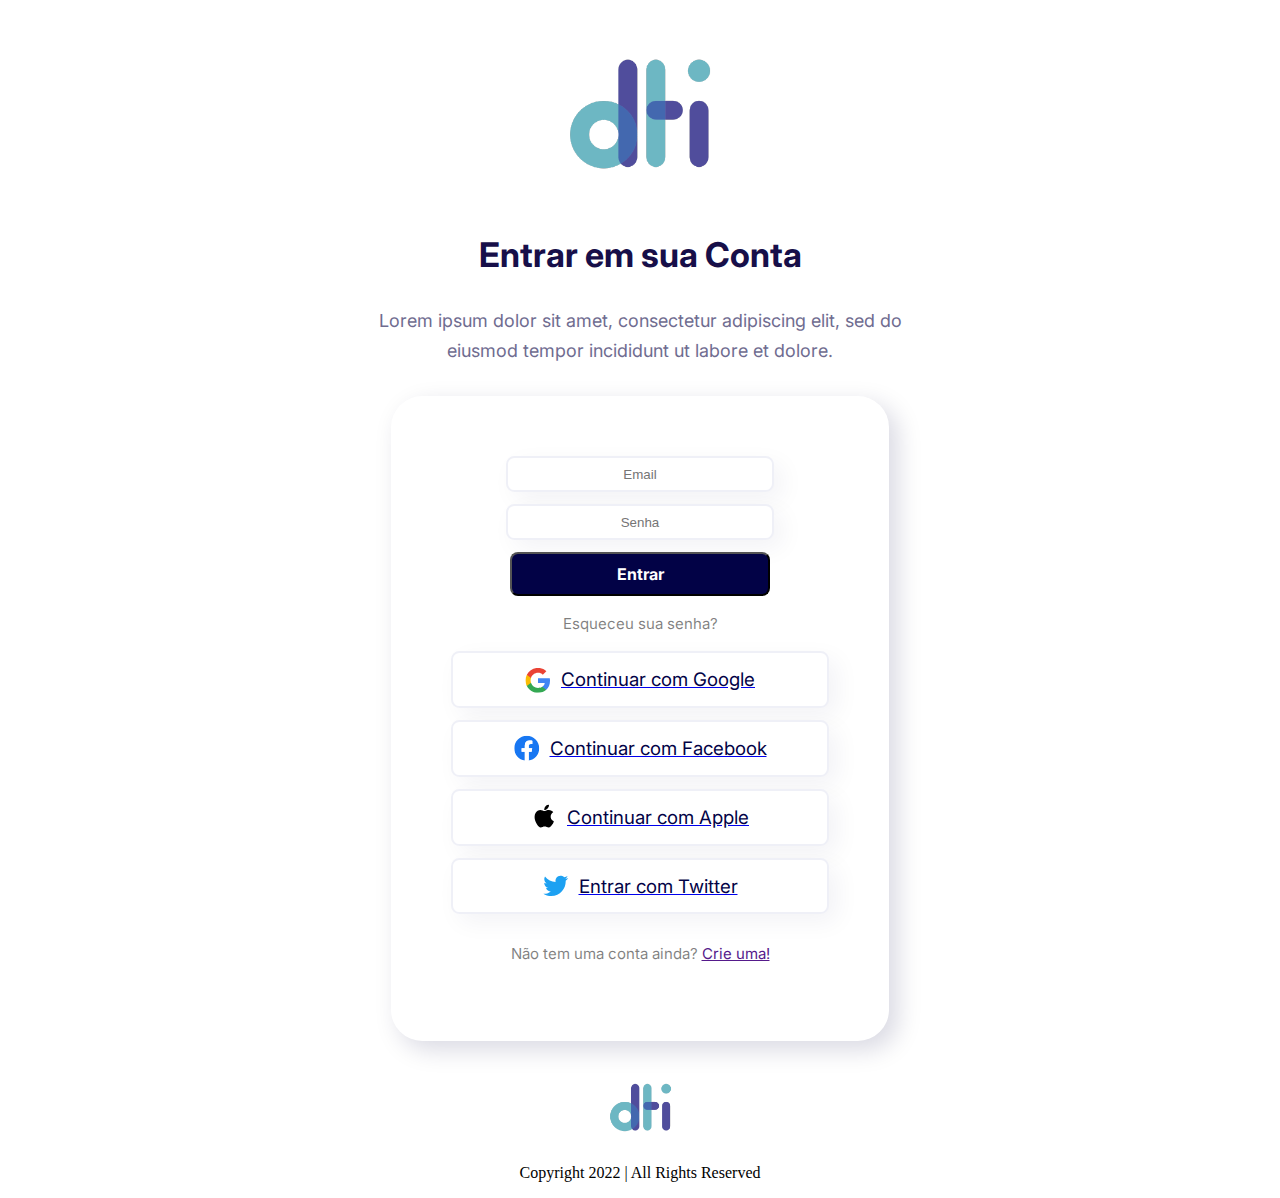
<file: index.html>
<!DOCTYPE html>
<html lang="en">
<head>
    <meta charset="UTF-8">
    <meta http-equiv="X-UA-Compatible" content="IE=edge">
    <meta name="viewport" content="width=device-width, initial-scale=1.0">
    <title>Login Page</title>
    <link rel="stylesheet" href="style.css"/>
    <style>
        @import url('https://fonts.googleapis.com/css2?family=Inter:wght@300&display=swap');
    </style>

</head>
<body>
    <section id="container">
        <div class="wrapper">
            <div class="logo">
                <div class="content">
                    <a target="_blank" href="https://www.dtidigital.com.br/">
                        <img src="assets/logo-dti-branca.png" alt="logo DTI" class="logoimg">       
                    </a>
                    <h2 id="">Entrar em sua Conta</h2>
                    <p>
                        Lorem ipsum dolor sit amet, consectetur adipiscing elit, sed do eiusmod tempor incididunt ut labore et dolore.
                    </p>

                </div>
            </div>
            <div class="card">
                <p id="loginERROR" class="display-none">Email ou Senha inválido!</p>
                <div class="login">
                    <form action="main.js" method="post">
                        <input id="email" class="inputText" placeholder="Email" type="text"/>
                        <input id="senha" class="inputText" placeholder="Senha" type="password"/>
                        <button id="confirm" type="button" onClick="autenticacao()">
                            <div>
                                <p>Entrar</p>
                            </div>
                        </button>
                    </form>
                    <p>Esqueceu sua senha?</p>
                </div>
                <div class="social-buttons">
                    <a target="_blank" href="https://www.google.com">
                        <div class="s-buttons">
                            <svg width="26" height="26" viewBox="0 0 26 26" fill="none" xmlns="http://www.w3.org/2000/svg">
                                <g clip-path="url(#clip0_1446_1840)">
                                <path d="M25.0025 13.6677C25.0025 12.8185 24.9337 11.9648 24.7868 11.1294H13.0042V15.9397H19.7515C19.4715 17.4912 18.5719 18.8636 17.2545 19.7357V22.8569H21.28C23.6439 20.6812 25.0025 17.4682 25.0025 13.6677Z" fill="#4285F4"/>
                                <path d="M13.0043 25.8725C16.3733 25.8725 19.2146 24.7663 21.2847 22.8568L17.2592 19.7356C16.1393 20.4976 14.6934 20.929 13.0089 20.929C9.74993 20.929 6.98673 18.7304 5.99529 15.7744H1.84131V18.992C3.9619 23.2103 8.28112 25.8725 13.0043 25.8725V25.8725Z" fill="#34A853"/>
                                <path d="M5.99041 15.7743C5.46715 14.2229 5.46715 12.543 5.99041 10.9915V7.77393H1.84102C0.0692691 11.3037 0.0692691 15.4622 1.84102 18.992L5.99041 15.7743V15.7743Z" fill="#FBBC04"/>
                                <path d="M13.0043 5.83249C14.7852 5.80495 16.5065 6.47509 17.7963 7.70522L21.3627 4.13877C19.1044 2.01817 16.1071 0.852305 13.0043 0.889025C8.28112 0.889025 3.9619 3.55124 1.84131 7.77407L5.9907 10.9917C6.97755 8.03111 9.74534 5.83249 13.0043 5.83249V5.83249Z" fill="#EA4335"/>
                                </g>
                                <defs>
                                <clipPath id="clip0_1446_1840">
                                <rect width="24.9835" height="24.9835" fill="white" transform="translate(0.262451 0.888184)"/>
                                </clipPath>
                                </defs>
                            </svg>
                            <p>Continuar com Google</p>    
     
                        </div>
                    </a>
                    <a target="_blank" href="https://www.facebook.com">
                        <div class="s-buttons">
                            <svg width="26" height="26" viewBox="0 0 26 26" fill="none" xmlns="http://www.w3.org/2000/svg">
                                <g clip-path="url(#clip0_1446_1847)">
                                <path d="M25.246 13.1998C25.246 6.30076 19.6532 0.708008 12.7542 0.708008C5.8552 0.708008 0.262451 6.30076 0.262451 13.1998C0.262451 19.4347 4.83049 24.6027 10.8024 25.5398V16.8107H7.63064V13.1998H10.8024V10.4477C10.8024 7.31693 12.6674 5.5876 15.5207 5.5876C16.887 5.5876 18.317 5.83158 18.317 5.83158V8.90573H16.7418C15.1901 8.90573 14.7061 9.86872 14.7061 10.8576V13.1998H18.1706L17.6167 16.8107H14.7061V25.5398C20.678 24.6027 25.246 19.4347 25.246 13.1998Z" fill="#1877F2"/>
                                <path d="M17.6167 16.8105L18.1705 13.1996H14.706V10.8574C14.706 9.86949 15.1901 8.90553 16.7418 8.90553H18.3169V5.83138C18.3169 5.83138 16.8875 5.5874 15.5207 5.5874C12.6673 5.5874 10.8024 7.31673 10.8024 10.4475V13.1996H7.63062V16.8105H10.8024V25.5396C12.0957 25.7419 13.4127 25.7419 14.706 25.5396V16.8105H17.6167Z" fill="white"/>
                                </g>
                                <defs>
                                <clipPath id="clip0_1446_1847">
                                <rect width="24.9835" height="24.9835" fill="white" transform="translate(0.262451 0.708008)"/>
                                </clipPath>
                                </defs>
                                </svg>
                                <p>Continuar com Facebook</p>    
                        </div>
                    </a>
                    <a target="_blank" href="https://www.apple.com">
                        <div class="s-buttons">
                            <svg width="26" height="26" viewBox="0 0 26 26" fill="none" xmlns="http://www.w3.org/2000/svg">
                                <g clip-path="url(#clip0_1446_1852)">
                                <path d="M22.4591 18.3751C22.1128 19.1752 21.7028 19.9117 21.2278 20.5889C20.5804 21.512 20.0503 22.1509 19.6418 22.5058C19.0084 23.0882 18.3299 23.3864 17.6033 23.4034C17.0817 23.4034 16.4526 23.255 15.7203 22.9539C14.9857 22.6542 14.3105 22.5058 13.6932 22.5058C13.0457 22.5058 12.3514 22.6542 11.6086 22.9539C10.8648 23.255 10.2656 23.4119 9.8074 23.4274C9.11062 23.4571 8.4161 23.1504 7.72286 22.5058C7.28039 22.1198 6.72695 21.4583 6.06396 20.521C5.35262 19.5202 4.7678 18.3596 4.30964 17.0364C3.81897 15.6072 3.573 14.2233 3.573 12.8834C3.573 11.3486 3.90464 10.0249 4.5689 8.91564C5.09096 8.02462 5.78547 7.32176 6.65472 6.80579C7.52396 6.28981 8.46318 6.02687 9.47463 6.01005C10.0281 6.01005 10.7538 6.18124 11.6557 6.51769C12.5551 6.85526 13.1325 7.02645 13.3857 7.02645C13.575 7.02645 14.2165 6.82628 15.304 6.42721C16.3324 6.05713 17.2004 5.90389 17.9115 5.96425C19.8382 6.11975 21.2858 6.8793 22.2485 8.24769C20.5253 9.2918 19.6729 10.7542 19.6898 12.6302C19.7054 14.0915 20.2355 15.3075 21.2773 16.273C21.7495 16.7212 22.2768 17.0675 22.8634 17.3135C22.7362 17.6824 22.6019 18.0358 22.4591 18.3751V18.3751ZM18.0401 0.985994C18.0401 2.13133 17.6217 3.20073 16.7876 4.19056C15.7811 5.36727 14.5637 6.04723 13.2435 5.93994C13.2267 5.80253 13.2169 5.65791 13.2169 5.50595C13.2169 4.40642 13.6956 3.22971 14.5456 2.26759C14.97 1.78046 15.5097 1.37541 16.1642 1.05229C16.8173 0.733999 17.4351 0.557975 18.0161 0.527832C18.033 0.680946 18.0401 0.83407 18.0401 0.985979V0.985994Z" fill="black"/>
                                </g>
                                <defs>
                                <clipPath id="clip0_1446_1852">
                                <rect width="24.9835" height="24.9835" fill="white" transform="translate(0.762451 0.527344)"/>
                                </clipPath>
                                </defs>
                            </svg>
                                
                            <p>Continuar com Apple</p>
                        </div>
                    </a>
                    <a target="_blank" href="https://www.twitter.com">
                        <div class="s-buttons">
                            <svg width="26" height="26" viewBox="0 0 26 26" fill="none" xmlns="http://www.w3.org/2000/svg">
                                <g clip-path="url(#clip0_1446_1856)">
                                <path d="M8.11927 22.9894C17.5471 22.9894 22.7037 15.1785 22.7037 8.405C22.7037 8.18314 22.7037 7.96229 22.6887 7.74244C23.6918 7.01683 24.5578 6.11839 25.246 5.08918C24.3106 5.50391 23.3181 5.77577 22.3019 5.89565C23.372 5.25513 24.1729 4.24755 24.5554 3.06052C23.5493 3.65764 22.4485 4.07842 21.3006 4.3047C20.5278 3.48293 19.5056 2.93877 18.3924 2.75643C17.2791 2.5741 16.1368 2.76375 15.1422 3.29605C14.1476 3.82834 13.3561 4.6736 12.8903 5.70102C12.4245 6.72844 12.3103 7.88074 12.5653 8.97962C10.5275 8.87739 8.53383 8.34778 6.71388 7.42515C4.89393 6.50252 3.28834 5.2075 2.00131 3.62415C1.34583 4.75257 1.14507 6.08839 1.4399 7.35963C1.73474 8.63087 2.503 9.74195 3.58826 10.4666C2.7725 10.4427 1.9745 10.2227 1.26179 9.82506V9.89002C1.26212 11.0735 1.67178 12.2204 2.42131 13.1362C3.17084 14.052 4.21408 14.6804 5.37408 14.9147C4.61946 15.1205 3.82768 15.1506 3.05961 15.0027C3.38728 16.0211 4.025 16.9116 4.88361 17.5499C5.74223 18.1881 6.77881 18.5421 7.84845 18.5623C6.78569 19.3977 5.56866 20.0153 4.26697 20.3799C2.96529 20.7444 1.6045 20.8488 0.262451 20.6869C2.60657 22.1911 5.33403 22.9891 8.11927 22.9854" fill="#1DA1F2"/>
                                </g>
                                <defs>
                                <clipPath id="clip0_1446_1856">
                                <rect width="24.9835" height="24.9835" fill="white" transform="translate(0.262451 0.347168)"/>
                                </clipPath>
                                </defs>
                            </svg>
                            <p>Entrar com Twitter</p>
                        </div>
                    </a>
                </div>
                <p>Não tem uma conta ainda? <a href="" >Crie uma!</a> </p>
            </div>
        </div>
        <div id="footer">
            <div class="wrapper">
                <a target="_blank" href="https://www.dtidigital.com.br/">
                    <img src="assets/logo-dti-branca.png" alt="logo DTI" class="logoimg">  
                </a>
                <p>Copyright 2022 | All Rights Reserved</p>

            </div>
        </div>
    </section>
    <script src="main.js"></script>
</body>

</html>
</file>
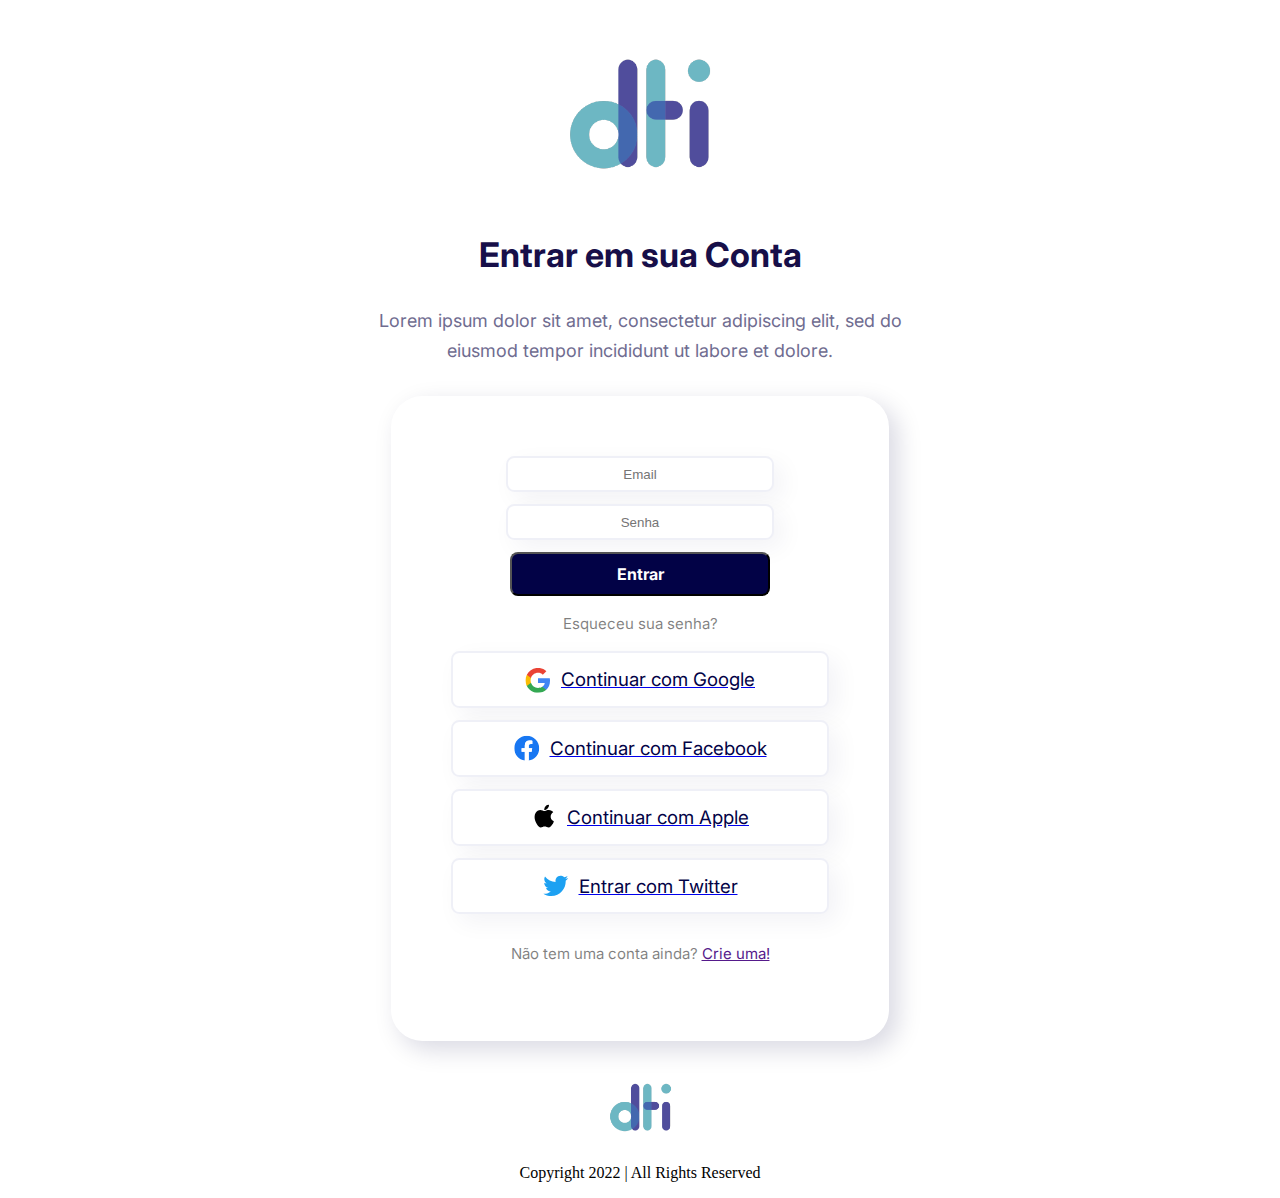
<file: pages/perfil/index.html>
<!DOCTYPE html>
<html lang="en">
<head>
    <meta charset="UTF-8">
    <meta http-equiv="X-UA-Compatible" content="IE=edge">
    <meta name="viewport" content="width=device-width, initial-scale=1.0">
    <title>Home Page</title>
    <link rel="stylesheet" href="style.css"/>
    <style>
        @import url('https://fonts.googleapis.com/css2?family=Inter:wght@300&display=swap');
    </style>

</head>
<body>
    <section id="container">
        <div class="wrapper">
            <div class="logo">
                <div class="content">
                    <svg width="168" height="113" viewBox="0 0 168 113" fill="none" xmlns="http://www.w3.org/2000/svg">
                        <g filter="url(#filter0_d_9_10167)">
                        <circle cx="83.9762" cy="55.4012" r="52.7323" fill="#020246"/>
                        <circle cx="83.9762" cy="55.4012" r="51.7435" stroke="white" stroke-width="1.97746"/>
                        </g>
                        <path d="M55.1226 78.4911C54.1611 78.4911 53.312 78.2851 52.5753 77.8731C51.8511 77.461 51.2892 76.8804 50.8896 76.1312C50.4901 75.3695 50.2903 74.4954 50.2903 73.509V70.0627C50.2903 69.0763 50.4901 68.2084 50.8896 67.4593C51.3017 66.6976 51.8761 66.1107 52.6128 65.6986C53.362 65.2866 54.2236 65.0806 55.1975 65.0806H57.1829C58.1194 65.0806 58.9435 65.2803 59.6552 65.6799C60.367 66.0795 60.9164 66.6414 61.3035 67.3656C61.703 68.0773 61.9028 68.9077 61.9028 69.8567H59.3556C59.3556 69.1075 59.1558 68.5081 58.7562 68.0586C58.3566 67.5966 57.8322 67.3656 57.1829 67.3656H55.1975C54.4983 67.3656 53.9364 67.6278 53.5118 68.1523C53.0873 68.6642 52.875 69.3385 52.875 70.1751V73.3966C52.875 74.2332 53.081 74.9137 53.4931 75.4382C53.9052 75.9501 54.4483 76.2061 55.1226 76.2061H57.1454C57.8072 76.2061 58.3441 75.9501 58.7562 75.4382C59.1807 74.9262 59.393 74.252 59.393 73.4154H61.9403C61.9403 74.4268 61.7405 75.3196 61.3409 76.0937C60.9413 76.8554 60.3795 77.4485 59.6552 77.8731C58.931 78.2851 58.0944 78.4911 57.1454 78.4911H55.1226ZM64.8711 65.2304H67.4558V78.3413H64.8711V65.2304ZM71.0936 65.2304H78.0611C79.1974 65.2304 80.1089 65.5363 80.7957 66.1482C81.4949 66.76 81.8446 67.5654 81.8446 68.5643V69.8754C81.8446 70.5247 81.6573 71.0928 81.2827 71.5798C80.9206 72.0543 80.3899 72.4164 79.6906 72.6662V72.7036C80.0902 72.9658 80.3899 73.2655 80.5897 73.6027C80.8019 73.9398 81.008 74.408 81.2078 75.0074L82.2566 78.3413H79.5783L78.5856 75.2321C78.4232 74.6952 78.1985 74.2957 77.9113 74.0334C77.6241 73.7712 77.2682 73.6401 76.8437 73.6401H73.6783V78.3413H71.0936V65.2304ZM77.5742 71.4113C78.0986 71.4113 78.5107 71.2739 78.8103 70.9992C79.11 70.712 79.2598 70.3437 79.2598 69.8941V68.6767C79.2598 68.3146 79.1475 68.0274 78.9227 67.8151C78.698 67.5904 78.3983 67.478 78.0237 67.478H73.6783V71.4113H77.5742ZM89.2958 78.4911C88.3344 78.4911 87.4853 78.2851 86.7486 77.8731C86.0244 77.461 85.4625 76.8804 85.0629 76.1312C84.6633 75.3695 84.4635 74.4954 84.4635 73.509V70.0627C84.4635 69.0763 84.6633 68.2084 85.0629 67.4593C85.4749 66.6976 86.0493 66.1107 86.786 65.6986C87.5352 65.2866 88.3968 65.0806 89.3708 65.0806H91.3561C92.2926 65.0806 93.1167 65.2803 93.8285 65.6799C94.5402 66.0795 95.0896 66.6414 95.4767 67.3656C95.8763 68.0773 96.0761 68.9077 96.0761 69.8567H93.5288C93.5288 69.1075 93.329 68.5081 92.9294 68.0586C92.5299 67.5966 92.0054 67.3656 91.3561 67.3656H89.3708C88.6715 67.3656 88.1096 67.6278 87.6851 68.1523C87.2605 68.6642 87.0483 69.3385 87.0483 70.1751V73.3966C87.0483 74.2332 87.2543 74.9137 87.6663 75.4382C88.0784 75.9501 88.6216 76.2061 89.2958 76.2061H91.3187C91.9805 76.2061 92.5174 75.9501 92.9294 75.4382C93.354 74.9262 93.5663 74.252 93.5663 73.4154H96.1135C96.1135 74.4268 95.9137 75.3196 95.5142 76.0937C95.1146 76.8554 94.5527 77.4485 93.8285 77.8731C93.1043 78.2851 92.2676 78.4911 91.3187 78.4911H89.2958ZM100.674 78.3413C100.124 78.3413 99.6811 78.1852 99.344 77.8731C99.0193 77.5484 98.857 77.1239 98.857 76.5994V65.2304H101.442V76.0937H108.559V78.3413H100.674ZM112.809 78.3413C112.272 78.3413 111.835 78.179 111.498 77.8543C111.16 77.5297 110.992 77.1051 110.992 76.5807V65.2304H120.994V67.478H113.577V70.5122H120.432V72.7598H113.577V76.0937H120.994V78.3413H112.809Z" fill="white"/>
                        <path d="M52.5753 77.8731L52.3275 78.3087L52.3307 78.3105L52.5753 77.8731ZM50.8896 76.1312L50.4458 76.364L50.4474 76.367L50.8896 76.1312ZM50.8896 67.4593L50.4488 67.2208L50.4474 67.2234L50.8896 67.4593ZM52.6128 65.6986L52.3713 65.2595L52.3681 65.2612L52.6128 65.6986ZM59.6552 65.6799L59.9006 65.2429L59.9006 65.2429L59.6552 65.6799ZM61.3035 67.3656L60.8614 67.6019L60.8664 67.6109L61.3035 67.3656ZM61.9028 69.8567V70.3579H62.404V69.8567H61.9028ZM59.3556 69.8567H58.8544V70.3579H59.3556V69.8567ZM58.7562 68.0586L58.3771 68.3865L58.3816 68.3916L58.7562 68.0586ZM53.5118 68.1523L53.8976 68.4722L53.9014 68.4676L53.5118 68.1523ZM53.4931 75.4382L53.099 75.7478L53.1027 75.7524L53.4931 75.4382ZM58.7562 75.4382L58.3704 75.1182L58.3658 75.1239L58.7562 75.4382ZM59.393 73.4154V72.9142H58.8918V73.4154H59.393ZM61.9403 73.4154H62.4415V72.9142H61.9403V73.4154ZM61.3409 76.0937L61.7847 76.3266L61.7863 76.3236L61.3409 76.0937ZM59.6552 77.8731L59.9031 78.3087L59.9087 78.3054L59.6552 77.8731ZM55.1226 77.99C54.2347 77.99 53.4721 77.8004 52.82 77.4357L52.3307 78.3105C53.152 78.7699 54.0876 78.9923 55.1226 78.9923V77.99ZM52.8232 77.4375C52.183 77.0732 51.6877 76.5626 51.3319 75.8953L50.4474 76.367C50.8907 77.1982 51.5193 77.8488 52.3275 78.3087L52.8232 77.4375ZM51.3335 75.8984C50.9768 75.2184 50.7915 74.4263 50.7915 73.509H49.7891C49.7891 74.5646 50.0034 75.5206 50.4458 76.364L51.3335 75.8984ZM50.7915 73.509V70.0627H49.7891V73.509H50.7915ZM50.7915 70.0627C50.7915 69.1452 50.9768 68.3608 51.3319 67.6951L50.4474 67.2234C50.0033 68.0561 49.7891 69.0074 49.7891 70.0627H50.7915ZM51.3305 67.6977C51.6985 67.0173 52.2059 66.5005 52.8575 66.1361L52.3681 65.2612C51.5463 65.7209 50.9049 66.3778 50.4488 67.2208L51.3305 67.6977ZM52.8543 66.1378C53.5198 65.7718 54.2961 65.5817 55.1975 65.5817V64.5794C54.151 64.5794 53.2042 64.8014 52.3713 65.2595L52.8543 66.1378ZM55.1975 65.5817H57.1829V64.5794H55.1975V65.5817ZM57.1829 65.5817C58.0463 65.5817 58.7835 65.7653 59.4099 66.1169L59.9006 65.2429C59.1035 64.7954 58.1925 64.5794 57.1829 64.5794V65.5817ZM59.4099 66.1169C60.0377 66.4694 60.5191 66.9614 60.8615 67.6018L61.7455 67.1294C61.3136 66.3214 60.6962 65.6896 59.9006 65.2429L59.4099 66.1169ZM60.8664 67.6109C61.2175 68.2364 61.4016 68.9795 61.4016 69.8567H62.404C62.404 68.8359 62.1885 67.9183 61.7405 67.1203L60.8664 67.6109ZM61.9028 69.3555H59.3556V70.3579H61.9028V69.3555ZM59.8567 69.8567C59.8567 69.0161 59.6306 68.2879 59.1308 67.7256L58.3816 68.3916C58.681 68.7284 58.8544 69.1989 58.8544 69.8567H59.8567ZM59.1353 67.7308C58.6339 67.151 57.9673 66.8644 57.1829 66.8644V67.8668C57.6971 67.8668 58.0794 68.0422 58.3771 68.3865L59.1353 67.7308ZM57.1829 66.8644H55.1975V67.8668H57.1829V66.8644ZM55.1975 66.8644C54.3534 66.8644 53.6459 67.1901 53.1223 67.8369L53.9014 68.4676C54.2268 68.0656 54.6431 67.8668 55.1975 67.8668V66.8644ZM53.126 67.8323C52.6093 68.4554 52.3738 69.2526 52.3738 70.1751H53.3762C53.3762 69.4244 53.5653 68.873 53.8976 68.4722L53.126 67.8323ZM52.3738 70.1751V73.3966H53.3762V70.1751H52.3738ZM52.3738 73.3966C52.3738 74.3164 52.6015 75.1146 53.099 75.7478L53.8872 75.1285C53.5606 74.7129 53.3762 74.1501 53.3762 73.3966H52.3738ZM53.1027 75.7524C53.6127 76.3861 54.3012 76.7073 55.1226 76.7073V75.7049C54.5955 75.7049 54.1976 75.5142 53.8835 75.1239L53.1027 75.7524ZM55.1226 76.7073H57.1454V75.7049H55.1226V76.7073ZM57.1454 76.7073C57.9577 76.7073 58.6387 76.3835 59.1466 75.7524L58.3658 75.1239C58.0496 75.5167 57.6567 75.7049 57.1454 75.7049V76.7073ZM59.142 75.7581C59.6587 75.135 59.8942 74.3379 59.8942 73.4154H58.8918C58.8918 74.166 58.7028 74.7175 58.3704 75.1183L59.142 75.7581ZM59.393 73.9165H61.9403V72.9142H59.393V73.9165ZM61.4391 73.4154C61.4391 74.3597 61.253 75.1714 60.8956 75.8639L61.7863 76.3236C62.228 75.4677 62.4415 74.4938 62.4415 73.4154H61.4391ZM60.8971 75.8609C60.5399 76.5417 60.0431 77.0648 59.4018 77.4407L59.9087 78.3054C60.7158 77.8323 61.3428 77.1691 61.7847 76.3265L60.8971 75.8609ZM59.4074 77.4375C58.7687 77.8009 58.0198 77.99 57.1454 77.99V78.9923C58.1691 78.9923 59.0933 78.7694 59.9031 78.3087L59.4074 77.4375ZM57.1454 77.99H55.1226V78.9923H57.1454V77.99ZM64.8711 65.2304V64.7292H64.3699V65.2304H64.8711ZM67.4558 65.2304H67.957V64.7292H67.4558V65.2304ZM67.4558 78.3413V78.8425H67.957V78.3413H67.4558ZM64.8711 78.3413H64.3699V78.8425H64.8711V78.3413ZM64.8711 65.7316H67.4558V64.7292H64.8711V65.7316ZM66.9546 65.2304V78.3413H67.957V65.2304H66.9546ZM67.4558 77.8401H64.8711V78.8425H67.4558V77.8401ZM65.3722 78.3413V65.2304H64.3699V78.3413H65.3722ZM71.0936 65.2304V64.7292H70.5924V65.2304H71.0936ZM80.7957 66.1482L80.4623 66.5224L80.4657 66.5253L80.7957 66.1482ZM81.2827 71.5798L80.8854 71.2742L80.8843 71.2758L81.2827 71.5798ZM79.6906 72.6662L79.5221 72.1942L79.1895 72.313V72.6662H79.6906ZM79.6906 72.7036H79.1895V72.9742L79.4157 73.1226L79.6906 72.7036ZM80.5897 73.6027L80.1584 73.8582L80.1656 73.8697L80.5897 73.6027ZM81.2078 75.0074L81.6859 74.857L81.6832 74.8489L81.2078 75.0074ZM82.2566 78.3413V78.8425H82.9397L82.7347 78.1909L82.2566 78.3413ZM79.5783 78.3413L79.1008 78.4937L79.2122 78.8425H79.5783V78.3413ZM78.5856 75.2321L78.1058 75.3772L78.1081 75.3846L78.5856 75.2321ZM77.9113 74.0334L77.5734 74.4036L77.5734 74.4036L77.9113 74.0334ZM73.6783 73.6401V73.1389H73.1772V73.6401H73.6783ZM73.6783 78.3413V78.8425H74.1795V78.3413H73.6783ZM71.0936 78.3413H70.5924V78.8425H71.0936V78.3413ZM78.8103 70.9992L79.1491 71.3687L79.1571 71.361L78.8103 70.9992ZM78.9227 67.8151L78.5683 68.1695L78.5734 68.1746L78.5786 68.1795L78.9227 67.8151ZM73.6783 67.478V66.9768H73.1772V67.478H73.6783ZM73.6783 71.4113H73.1772V71.9124H73.6783V71.4113ZM71.0936 65.7316H78.0611V64.7292H71.0936V65.7316ZM78.0611 65.7316C79.1046 65.7316 79.8876 66.0104 80.4623 66.5224L81.1291 65.7739C80.3303 65.0623 79.2902 64.7292 78.0611 64.7292V65.7316ZM80.4657 66.5253C81.0472 67.0342 81.3434 67.6976 81.3434 68.5643H82.3458C82.3458 67.4331 81.9426 66.4858 81.1257 65.771L80.4657 66.5253ZM81.3434 68.5643V69.8754H82.3458V68.5643H81.3434ZM81.3434 69.8754C81.3434 70.4209 81.1886 70.8801 80.8854 71.2742L81.6799 71.8854C82.1259 71.3056 82.3458 70.6285 82.3458 69.8754H81.3434ZM80.8843 71.2758C80.5938 71.6564 80.1524 71.9691 79.5221 72.1942L79.8592 73.1381C80.6274 72.8638 81.2473 72.4522 81.6811 71.8839L80.8843 71.2758ZM79.1895 72.6662V72.7036H80.1918V72.6662H79.1895ZM79.4157 73.1226C79.7652 73.352 80.0053 73.5995 80.1585 73.8582L81.0208 73.3471C80.7745 72.9315 80.4152 72.5797 79.9656 72.2846L79.4157 73.1226ZM80.1656 73.8697C80.3477 74.159 80.5387 74.5852 80.7323 75.1659L81.6832 74.8489C81.4772 74.2309 81.2561 73.7205 81.0138 73.3356L80.1656 73.8697ZM80.7297 75.1578L81.7786 78.4917L82.7347 78.1909L81.6858 74.857L80.7297 75.1578ZM82.2566 77.8401H79.5783V78.8425H82.2566V77.8401ZM80.0557 78.1889L79.063 75.0797L78.1081 75.3846L79.1008 78.4937L80.0557 78.1889ZM79.0653 75.0871C78.8877 74.4998 78.6263 74.0076 78.2492 73.6633L77.5734 74.4036C77.7707 74.5837 77.9588 74.8907 78.1058 75.3772L79.0653 75.0871ZM78.2492 73.6633C77.8609 73.3088 77.3808 73.1389 76.8437 73.1389V74.1413C77.1556 74.1413 77.3873 74.2337 77.5734 74.4036L78.2492 73.6633ZM76.8437 73.1389H73.6783V74.1413H76.8437V73.1389ZM73.1772 73.6401V78.3413H74.1795V73.6401H73.1772ZM73.6783 77.8401H71.0936V78.8425H73.6783V77.8401ZM71.5948 78.3413V65.2304H70.5924V78.3413H71.5948ZM77.5742 71.9124C78.1865 71.9124 78.7325 71.7504 79.149 71.3686L78.4717 70.6298C78.2888 70.7974 78.0107 70.9101 77.5742 70.9101V71.9124ZM79.1571 71.361C79.5642 70.9709 79.761 70.4677 79.761 69.8941H78.7587C78.7587 70.2196 78.6559 70.4531 78.4636 70.6374L79.1571 71.361ZM79.761 69.8941V68.6767H78.7587V69.8941H79.761ZM79.761 68.6767C79.761 68.2024 79.6091 67.774 79.2668 67.4508L78.5786 68.1795C78.6858 68.2808 78.7587 68.4268 78.7587 68.6767H79.761ZM79.2771 67.4607C78.9417 67.1253 78.5057 66.9768 78.0237 66.9768V67.9792C78.2909 67.9792 78.4542 68.0554 78.5683 68.1695L79.2771 67.4607ZM78.0237 66.9768H73.6783V67.9792H78.0237V66.9768ZM73.1772 67.478V71.4113H74.1795V67.478H73.1772ZM73.6783 71.9124H77.5742V70.9101H73.6783V71.9124ZM86.7486 77.8731L86.5007 78.3087L86.5039 78.3105L86.7486 77.8731ZM85.0629 76.1312L84.6191 76.364L84.6207 76.367L85.0629 76.1312ZM85.0629 67.4593L84.6221 67.2208L84.6207 67.2234L85.0629 67.4593ZM86.786 65.6986L86.5445 65.2595L86.5414 65.2612L86.786 65.6986ZM93.8285 65.6799L94.0738 65.2429L94.0738 65.2429L93.8285 65.6799ZM95.4767 67.3656L95.0346 67.6019L95.0397 67.6109L95.4767 67.3656ZM96.0761 69.8567V70.3579H96.5772V69.8567H96.0761ZM93.5288 69.8567H93.0276V70.3579H93.5288V69.8567ZM92.9294 68.0586L92.5503 68.3865L92.5549 68.3916L92.9294 68.0586ZM87.6851 68.1523L88.0709 68.4722L88.0746 68.4676L87.6851 68.1523ZM87.6663 75.4382L87.2722 75.7478L87.2759 75.7524L87.6663 75.4382ZM92.9294 75.4382L92.5436 75.1182L92.539 75.1239L92.9294 75.4382ZM93.5663 73.4154V72.9142H93.0651V73.4154H93.5663ZM96.1135 73.4154H96.6147V72.9142H96.1135V73.4154ZM95.5142 76.0937L95.958 76.3266L95.9595 76.3236L95.5142 76.0937ZM93.8285 77.8731L94.0763 78.3087L94.0819 78.3054L93.8285 77.8731ZM89.2958 77.99C88.408 77.99 87.6453 77.8004 86.9932 77.4357L86.5039 78.3105C87.3253 78.7699 88.2608 78.9923 89.2958 78.9923V77.99ZM86.9964 77.4375C86.3562 77.0732 85.861 76.5626 85.5051 75.8953L84.6207 76.367C85.0639 77.1982 85.6925 77.8488 86.5007 78.3087L86.9964 77.4375ZM85.5067 75.8984C85.15 75.2184 84.9647 74.4263 84.9647 73.509H83.9624C83.9624 74.5646 84.1766 75.5206 84.6191 76.364L85.5067 75.8984ZM84.9647 73.509V70.0627H83.9624V73.509H84.9647ZM84.9647 70.0627C84.9647 69.1452 85.1501 68.3608 85.5051 67.6951L84.6207 67.2234C84.1766 68.0561 83.9624 69.0074 83.9624 70.0627H84.9647ZM85.5037 67.6977C85.8718 67.0173 86.3791 66.5005 87.0307 66.1361L86.5414 65.2612C85.7195 65.7209 85.0781 66.3778 84.6221 67.2208L85.5037 67.6977ZM87.0276 66.1378C87.693 65.7718 88.4694 65.5817 89.3708 65.5817V64.5794C88.3243 64.5794 87.3775 64.8014 86.5445 65.2595L87.0276 66.1378ZM89.3708 65.5817H91.3561V64.5794H89.3708V65.5817ZM91.3561 65.5817C92.2195 65.5817 92.9568 65.7653 93.5831 66.1169L94.0738 65.2429C93.2767 64.7954 92.3657 64.5794 91.3561 64.5794V65.5817ZM93.5831 66.1169C94.211 66.4694 94.6924 66.9614 95.0347 67.6018L95.9187 67.1294C95.4869 66.3214 94.8694 65.6896 94.0738 65.2429L93.5831 66.1169ZM95.0397 67.6109C95.3908 68.2364 95.5749 68.9795 95.5749 69.8567H96.5772C96.5772 68.8359 96.3618 67.9183 95.9137 67.1203L95.0397 67.6109ZM96.0761 69.3555H93.5288V70.3579H96.0761V69.3555ZM94.03 69.8567C94.03 69.0161 93.8038 68.2879 93.304 67.7256L92.5549 68.3916C92.8542 68.7284 93.0276 69.1989 93.0276 69.8567H94.03ZM93.3085 67.7308C92.8071 67.151 92.1405 66.8644 91.3561 66.8644V67.8668C91.8703 67.8668 92.2526 68.0422 92.5504 68.3865L93.3085 67.7308ZM91.3561 66.8644H89.3708V67.8668H91.3561V66.8644ZM89.3708 66.8644C88.5266 66.8644 87.8192 67.1901 87.2955 67.8369L88.0746 68.4676C88.4001 68.0656 88.8164 67.8668 89.3708 67.8668V66.8644ZM87.2993 67.8323C86.7826 68.4554 86.5471 69.2526 86.5471 70.1751H87.5494C87.5494 69.4244 87.7385 68.873 88.0709 68.4722L87.2993 67.8323ZM86.5471 70.1751V73.3966H87.5494V70.1751H86.5471ZM86.5471 73.3966C86.5471 74.3164 86.7747 75.1146 87.2723 75.7478L88.0604 75.1285C87.7338 74.7129 87.5494 74.1501 87.5494 73.3966H86.5471ZM87.2759 75.7524C87.7859 76.3861 88.4744 76.7073 89.2958 76.7073V75.7049C88.7687 75.7049 88.3709 75.5142 88.0568 75.1239L87.2759 75.7524ZM89.2958 76.7073H91.3187V75.7049H89.2958V76.7073ZM91.3187 76.7073C92.1309 76.7073 92.8119 76.3835 93.3199 75.7524L92.539 75.1239C92.2229 75.5167 91.83 75.7049 91.3187 75.7049V76.7073ZM93.3152 75.7581C93.8319 75.135 94.0674 74.3379 94.0674 73.4154H93.0651C93.0651 74.166 92.876 74.7175 92.5437 75.1183L93.3152 75.7581ZM93.5663 73.9165H96.1135V72.9142H93.5663V73.9165ZM95.6123 73.4154C95.6123 74.3597 95.4262 75.1714 95.0688 75.8639L95.9595 76.3236C96.4013 75.4677 96.6147 74.4938 96.6147 73.4154H95.6123ZM95.0703 75.8609C94.7132 76.5417 94.2163 77.0648 93.575 77.4407L94.0819 78.3054C94.8891 77.8323 95.516 77.1691 95.958 76.3265L95.0703 75.8609ZM93.5806 77.4375C92.9419 77.8009 92.193 77.99 91.3187 77.99V78.9923C92.3423 78.9923 93.2666 78.7694 94.0763 78.3087L93.5806 77.4375ZM91.3187 77.99H89.2958V78.9923H91.3187V77.99ZM99.344 77.8731L98.9896 78.2274L98.9964 78.2343L99.0035 78.2408L99.344 77.8731ZM98.857 65.2304V64.7292H98.3558V65.2304H98.857ZM101.442 65.2304H101.943V64.7292H101.442V65.2304ZM101.442 76.0937H100.941V76.5949H101.442V76.0937ZM108.559 76.0937H109.06V75.5925H108.559V76.0937ZM108.559 78.3413V78.8425H109.06V78.3413H108.559ZM100.674 77.8401C100.224 77.8401 99.9114 77.7154 99.6845 77.5053L99.0035 78.2408C99.4508 78.655 100.024 78.8425 100.674 78.8425V77.8401ZM99.6984 77.5187C99.4813 77.3016 99.3582 77.0115 99.3582 76.5994H98.3558C98.3558 77.2362 98.5574 77.7952 98.9896 78.2274L99.6984 77.5187ZM99.3582 76.5994V65.2304H98.3558V76.5994H99.3582ZM98.857 65.7316H101.442V64.7292H98.857V65.7316ZM100.941 65.2304V76.0937H101.943V65.2304H100.941ZM101.442 76.5949H108.559V75.5925H101.442V76.5949ZM108.058 76.0937V78.3413H109.06V76.0937H108.058ZM108.559 77.8401H100.674V78.8425H108.559V77.8401ZM111.498 77.8543L111.15 78.2153L111.15 78.2153L111.498 77.8543ZM110.992 65.2304V64.7292H110.491V65.2304H110.992ZM120.994 65.2304H121.495V64.7292H120.994V65.2304ZM120.994 67.478V67.9792H121.495V67.478H120.994ZM113.577 67.478V66.9768H113.075V67.478H113.577ZM113.577 70.5122H113.075V71.0134H113.577V70.5122ZM120.432 70.5122H120.933V70.011H120.432V70.5122ZM120.432 72.7598V73.261H120.933V72.7598H120.432ZM113.577 72.7598V72.2586H113.075V72.7598H113.577ZM113.577 76.0937H113.075V76.5949H113.577V76.0937ZM120.994 76.0937H121.495V75.5925H120.994V76.0937ZM120.994 78.3413V78.8425H121.495V78.3413H120.994ZM112.809 77.8401C112.381 77.8401 112.075 77.7147 111.845 77.4933L111.15 78.2153C111.594 78.6433 112.163 78.8425 112.809 78.8425V77.8401ZM111.845 77.4933C111.619 77.275 111.493 76.987 111.493 76.5807H110.491C110.491 77.2233 110.702 77.7844 111.15 78.2153L111.845 77.4933ZM111.493 76.5807V65.2304H110.491V76.5807H111.493ZM110.992 65.7316H120.994V64.7292H110.992V65.7316ZM120.492 65.2304V67.478H121.495V65.2304H120.492ZM120.994 66.9768H113.577V67.9792H120.994V66.9768ZM113.075 67.478V70.5122H114.078V67.478H113.075ZM113.577 71.0134H120.432V70.011H113.577V71.0134ZM119.931 70.5122V72.7598H120.933V70.5122H119.931ZM120.432 72.2586H113.577V73.261H120.432V72.2586ZM113.075 72.7598V76.0937H114.078V72.7598H113.075ZM113.577 76.5949H120.994V75.5925H113.577V76.5949ZM120.492 76.0937V78.3413H121.495V76.0937H120.492ZM120.994 77.8401H112.809V78.8425H120.994V77.8401Z" fill="white"/>
                        <rect x="46.4343" y="58.8179" width="76.1433" height="13.9716" fill="url(#paint0_linear_9_10167)"/>
                        <path d="M67.756 59.6341C65.9261 59.6341 64.3188 59.2509 62.9341 58.4843C61.5493 57.693 60.4736 56.5926 59.7071 55.1831C58.9405 53.7736 58.5572 52.1416 58.5572 50.287V33.373H63.6759V50.1386C63.6759 51.6223 64.0468 52.8216 64.7887 53.7365C65.5552 54.6514 66.5443 55.1089 67.756 55.1089H71.6878C72.9242 55.1089 73.9257 54.6514 74.6922 53.7365C75.4588 52.8216 75.8421 51.6223 75.8421 50.1386V33.373H80.9608V50.287C80.9608 52.1416 80.5775 53.7736 79.8109 55.1831C79.0443 56.5926 77.9563 57.693 76.5468 58.4843C75.1373 59.2509 73.5176 59.6341 71.6878 59.6341H67.756ZM96.7147 46.0956L88.0352 33.373H93.8586L99.645 41.9042L105.431 33.373H111.218L102.538 46.0956L111.589 59.3374H105.765L99.645 50.287L93.4877 59.3374H87.6643L96.7147 46.0956Z" fill="white"/>
                        <path d="M62.9341 58.4843L62.3493 59.5076L62.3562 59.5116L62.3632 59.5154L62.9341 58.4843ZM59.7071 55.1831L58.6717 55.7462L58.6717 55.7462L59.7071 55.1831ZM58.5572 33.373V32.1944H57.3786V33.373H58.5572ZM63.6759 33.373H64.8545V32.1944H63.6759V33.373ZM64.7887 53.7365L63.8732 54.4788L63.8791 54.4862L63.8852 54.4934L64.7887 53.7365ZM74.6922 53.7365L73.7888 52.9796L74.6922 53.7365ZM75.8421 33.373V32.1944H74.6635V33.373H75.8421ZM80.9608 33.373H82.1394V32.1944H80.9608V33.373ZM79.8109 55.1831L80.8463 55.7462L80.8463 55.7462L79.8109 55.1831ZM76.5468 58.4843L77.1099 59.5197L77.1169 59.5159L77.1238 59.512L76.5468 58.4843ZM67.756 58.4555C66.0944 58.4555 64.6893 58.1088 63.5049 57.4531L62.3632 59.5154C63.9483 60.3929 65.7579 60.8128 67.756 60.8128V58.4555ZM63.5188 57.461C62.3253 56.7789 61.4051 55.8384 60.7425 54.62L58.6717 55.7462C59.5421 57.3468 60.7733 58.607 62.3493 59.5076L63.5188 57.461ZM60.7425 54.62C60.0836 53.4086 59.7358 51.9757 59.7358 50.287H57.3786C57.3786 52.3074 57.7974 54.1387 58.6717 55.7462L60.7425 54.62ZM59.7358 50.287V33.373H57.3786V50.287H59.7358ZM58.5572 34.5516H63.6759V32.1944H58.5572V34.5516ZM62.4973 33.373V50.1386H64.8545V33.373H62.4973ZM62.4973 50.1386C62.4973 51.8208 62.9208 53.3043 63.8732 54.4788L65.7042 52.9942C65.1728 52.3389 64.8545 51.4237 64.8545 50.1386H62.4973ZM63.8852 54.4934C64.8796 55.6803 66.2017 56.2875 67.756 56.2875V53.9303C66.8869 53.9303 66.2308 53.6226 65.6921 52.9796L63.8852 54.4934ZM67.756 56.2875H71.6878V53.9303H67.756V56.2875ZM71.6878 56.2875C73.2585 56.2875 74.5961 55.6865 75.5957 54.4934L73.7888 52.9796C73.2552 53.6164 72.5898 53.9303 71.6878 53.9303V56.2875ZM75.5957 54.4934C76.58 53.3186 77.0207 51.8297 77.0207 50.1386H74.6635C74.6635 51.4148 74.3376 52.3245 73.7888 52.9796L75.5957 54.4934ZM77.0207 50.1386V33.373H74.6635V50.1386H77.0207ZM75.8421 34.5516H80.9608V32.1944H75.8421V34.5516ZM79.7822 33.373V50.287H82.1394V33.373H79.7822ZM79.7822 50.287C79.7822 51.9757 79.4344 53.4086 78.7755 54.62L80.8463 55.7462C81.7206 54.1387 82.1394 52.3074 82.1394 50.287H79.7822ZM78.7755 54.62C78.1158 55.833 77.1874 56.773 75.9698 57.4566L77.1238 59.512C78.7253 58.613 79.9729 57.3522 80.8463 55.7462L78.7755 54.62ZM75.9837 57.4489C74.77 58.109 73.3489 58.4555 71.6878 58.4555V60.8128C73.6864 60.8128 75.5046 60.3927 77.1099 59.5197L75.9837 57.4489ZM71.6878 58.4555H67.756V60.8128H71.6878V58.4555ZM96.7147 46.0956L97.6878 46.7606L98.1419 46.0962L97.6883 45.4313L96.7147 46.0956ZM88.0352 33.373V32.1944H85.8044L87.0616 34.0372L88.0352 33.373ZM93.8586 33.373L94.8341 32.7114L94.4834 32.1944H93.8586V33.373ZM99.645 41.9042L98.6696 42.5658L99.645 44.0039L100.62 42.5658L99.645 41.9042ZM105.431 33.373V32.1944H104.807L104.456 32.7114L105.431 33.373ZM111.218 33.373L112.191 34.0372L113.449 32.1944H111.218V33.373ZM102.538 46.0956L101.565 45.4313L101.111 46.0962L101.565 46.7606L102.538 46.0956ZM111.589 59.3374V60.516H113.822L112.562 58.6723L111.589 59.3374ZM105.765 59.3374L104.789 59.9976L105.139 60.516H105.765V59.3374ZM99.645 50.287L100.621 49.6267L99.6479 48.1873L98.6705 49.624L99.645 50.287ZM93.4877 59.3374V60.516H94.1114L94.4622 60.0004L93.4877 59.3374ZM87.6643 59.3374L86.6912 58.6723L85.4311 60.516H87.6643V59.3374ZM97.6883 45.4313L89.0088 32.7088L87.0616 34.0372L95.7411 46.7598L97.6883 45.4313ZM88.0352 34.5516H93.8586V32.1944H88.0352V34.5516ZM92.8832 34.0346L98.6696 42.5658L100.62 41.2426L94.8341 32.7114L92.8832 34.0346ZM100.62 42.5658L106.407 34.0346L104.456 32.7114L98.6696 41.2426L100.62 42.5658ZM105.431 34.5516H111.218V32.1944H105.431V34.5516ZM110.244 32.7088L101.565 45.4313L103.512 46.7598L112.191 34.0372L110.244 32.7088ZM101.565 46.7606L110.616 60.0025L112.562 58.6723L103.511 45.4305L101.565 46.7606ZM111.589 58.1588H105.765V60.516H111.589V58.1588ZM106.742 58.6772L100.621 49.6267L98.6686 50.9472L104.789 59.9976L106.742 58.6772ZM98.6705 49.624L92.5132 58.6744L94.4622 60.0004L100.619 50.9499L98.6705 49.624ZM93.4877 58.1588H87.6643V60.516H93.4877V58.1588ZM88.6373 60.0025L97.6878 46.7606L95.7417 45.4305L86.6912 58.6723L88.6373 60.0025Z" fill="white"/>
                        <defs>
                        <filter id="filter0_d_9_10167" x="28.6073" y="0.0323316" width="112.32" height="112.32" filterUnits="userSpaceOnUse" color-interpolation-filters="sRGB">
                        <feFlood flood-opacity="0" result="BackgroundImageFix"/>
                        <feColorMatrix in="SourceAlpha" type="matrix" values="0 0 0 0 0 0 0 0 0 0 0 0 0 0 0 0 0 0 127 0" result="hardAlpha"/>
                        <feOffset dx="0.790984" dy="0.790984"/>
                        <feGaussianBlur stdDeviation="1.7138"/>
                        <feComposite in2="hardAlpha" operator="out"/>
                        <feColorMatrix type="matrix" values="0 0 0 0 0.898039 0 0 0 0 0.898039 0 0 0 0 0.898039 0 0 0 1 0"/>
                        <feBlend mode="normal" in2="BackgroundImageFix" result="effect1_dropShadow_9_10167"/>
                        <feBlend mode="normal" in="SourceGraphic" in2="effect1_dropShadow_9_10167" result="shape"/>
                        </filter>
                        <linearGradient id="paint0_linear_9_10167" x1="84.5677" y1="59.4216" x2="84.6498" y2="75.4932" gradientUnits="userSpaceOnUse">
                        <stop stop-color="#070242"/>
                        <stop offset="0.652305" stop-color="#070242" stop-opacity="0"/>
                        </linearGradient>
                        </defs>
                    </svg>
                </div>
            </div>
            <div class="card">
                <div class="login">
                    <form action="main.js" method="post">
                        <p>Você está <p id="logado">Logado</p></p>
                        <button id="confirm" type="button" onClick="deslogar()">
                            <div>
                                <p>Deslogar</p>
                            </div>
                        </button>
                    </form>
                    <p>Esqueceu sua senha?</p>
                </div>
            </div>
        </div>
        <div id="footer">
            <div class="wrapper">
                <svg width="110" height="73" viewBox="0 0 110 73" fill="none" xmlns="http://www.w3.org/2000/svg">
                    <g filter="url(#filter0_d_1446_1738)">
                    <circle cx="55.015" cy="36.0001" r="34.2323" fill="#020246"/>
                    <circle cx="55.015" cy="36.0001" r="33.5904" stroke="white" stroke-width="1.28371"/>
                    </g>
                    <path d="M36.2839 51.0585C35.6598 51.0585 35.1086 50.9247 34.6303 50.6572C34.1602 50.3897 33.7954 50.0128 33.536 49.5264C33.2766 49.032 33.147 48.4646 33.147 47.8242V45.5869C33.147 44.9466 33.2766 44.3832 33.536 43.8969C33.8035 43.4024 34.1764 43.0214 34.6547 42.7539C35.141 42.4864 35.7003 42.3527 36.3326 42.3527H37.6214C38.2294 42.3527 38.7644 42.4824 39.2264 42.7418C39.6884 43.0012 40.0451 43.3659 40.2964 43.8361C40.5558 44.2981 40.6855 44.8372 40.6855 45.4532H39.0319C39.0319 44.9668 38.9022 44.5778 38.6428 44.2859C38.3834 43.986 38.0429 43.8361 37.6214 43.8361H36.3326C35.8787 43.8361 35.5139 44.0063 35.2383 44.3467C34.9627 44.6791 34.8249 45.1168 34.8249 45.6599V47.7512C34.8249 48.2943 34.9586 48.7361 35.2261 49.0766C35.4936 49.4089 35.8462 49.5751 36.2839 49.5751H37.5971C38.0267 49.5751 38.3753 49.4089 38.6428 49.0766C38.9184 48.7442 39.0562 48.3065 39.0562 47.7634H40.7098C40.7098 48.42 40.5801 48.9995 40.3207 49.5021C40.0613 49.9966 39.6965 50.3816 39.2264 50.6572C38.7563 50.9247 38.2132 51.0585 37.5971 51.0585H36.2839ZM42.6124 42.45H44.2903V50.9612H42.6124V42.45ZM46.6519 42.45H51.175C51.9126 42.45 52.5044 42.6486 52.9502 43.0457C53.4041 43.4429 53.6311 43.9658 53.6311 44.6142V45.4654C53.6311 45.8869 53.5095 46.2557 53.2663 46.5718C53.0312 46.8798 52.6867 47.1149 52.2328 47.277V47.3014C52.4922 47.4716 52.6867 47.6661 52.8164 47.885C52.9542 48.1038 53.088 48.4078 53.2177 48.7969L53.8986 50.9612H52.1599L51.5154 48.9428C51.4101 48.5943 51.2641 48.3349 51.0777 48.1646C50.8913 47.9944 50.6603 47.9093 50.3847 47.9093H48.3298V50.9612H46.6519V42.45ZM50.8589 46.4624C51.1993 46.4624 51.4668 46.3732 51.6613 46.1949C51.8559 46.0085 51.9532 45.7693 51.9532 45.4775V44.6872C51.9532 44.4521 51.8802 44.2657 51.7343 44.1279C51.5884 43.982 51.3938 43.909 51.1507 43.909H48.3298V46.4624H50.8589ZM58.4682 51.0585C57.8441 51.0585 57.2929 50.9247 56.8146 50.6572C56.3445 50.3897 55.9797 50.0128 55.7203 49.5264C55.4609 49.032 55.3312 48.4646 55.3312 47.8242V45.5869C55.3312 44.9466 55.4609 44.3832 55.7203 43.8969C55.9878 43.4024 56.3607 43.0214 56.8389 42.7539C57.3253 42.4864 57.8846 42.3527 58.5169 42.3527H59.8057C60.4137 42.3527 60.9486 42.4824 61.4107 42.7418C61.8727 43.0012 62.2294 43.3659 62.4807 43.8361C62.7401 44.2981 62.8698 44.8372 62.8698 45.4532H61.2161C61.2161 44.9668 61.0864 44.5778 60.8271 44.2859C60.5677 43.986 60.2272 43.8361 59.8057 43.8361H58.5169C58.0629 43.8361 57.6982 44.0063 57.4226 44.3467C57.147 44.6791 57.0092 45.1168 57.0092 45.6599V47.7512C57.0092 48.2943 57.1429 48.7361 57.4104 49.0766C57.6779 49.4089 58.0305 49.5751 58.4682 49.5751H59.7814C60.211 49.5751 60.5596 49.4089 60.8271 49.0766C61.1027 48.7442 61.2405 48.3065 61.2405 47.7634H62.8941C62.8941 48.42 62.7644 48.9995 62.505 49.5021C62.2456 49.9966 61.8808 50.3816 61.4107 50.6572C60.9405 50.9247 60.3974 51.0585 59.7814 51.0585H58.4682ZM65.8545 50.9612C65.4978 50.9612 65.2101 50.8599 64.9912 50.6572C64.7804 50.4465 64.6751 50.1709 64.6751 49.8304V42.45H66.353V49.5021H70.9734V50.9612H65.8545ZM73.7321 50.9612C73.3836 50.9612 73.0998 50.8558 72.881 50.6451C72.6621 50.4343 72.5527 50.1587 72.5527 49.8182V42.45H79.0455V43.909H74.2306V45.8788H78.6808V47.3378H74.2306V49.5021H79.0455V50.9612H73.7321Z" fill="white"/>
                    <path d="M34.6303 50.6572L34.4694 50.94L34.4715 50.9412L34.6303 50.6572ZM33.536 49.5264L33.2479 49.6776L33.249 49.6795L33.536 49.5264ZM33.536 43.8969L33.2499 43.7421L33.249 43.7438L33.536 43.8969ZM34.6547 42.7539L34.4979 42.4688L34.4958 42.47L34.6547 42.7539ZM39.2264 42.7418L39.3857 42.4581L39.3857 42.4581L39.2264 42.7418ZM40.2964 43.8361L40.0094 43.9895L40.0127 43.9953L40.2964 43.8361ZM40.6855 45.4532V45.7786H41.0108V45.4532H40.6855ZM39.0319 45.4532H38.7065V45.7786H39.0319V45.4532ZM38.6428 44.2859L38.3967 44.4988L38.3996 44.5021L38.6428 44.2859ZM35.2383 44.3467L35.4887 44.5544L35.4912 44.5515L35.2383 44.3467ZM35.2261 49.0766L34.9703 49.2776L34.9727 49.2806L35.2261 49.0766ZM38.6428 49.0766L38.3923 48.8688L38.3893 48.8726L38.6428 49.0766ZM39.0562 47.7634V47.438H38.7308V47.7634H39.0562ZM40.7098 47.7634H41.0351V47.438H40.7098V47.7634ZM40.3207 49.5021L40.6088 49.6533L40.6098 49.6513L40.3207 49.5021ZM39.2264 50.6572L39.3873 50.94L39.3909 50.9379L39.2264 50.6572ZM36.2839 50.7331C35.7076 50.7331 35.2125 50.61 34.7892 50.3733L34.4715 50.9412C35.0047 51.2394 35.612 51.3838 36.2839 51.3838V50.7331ZM34.7912 50.3744C34.3756 50.138 34.0541 49.8065 33.8231 49.3733L33.249 49.6795C33.5367 50.2191 33.9448 50.6415 34.4694 50.94L34.7912 50.3744ZM33.8242 49.3753C33.5926 48.9339 33.4723 48.4197 33.4723 47.8242H32.8216C32.8216 48.5094 32.9607 49.13 33.2479 49.6776L33.8242 49.3753ZM33.4723 47.8242V45.5869H32.8216V47.8242H33.4723ZM33.4723 45.5869C33.4723 44.9913 33.5926 44.4821 33.8231 44.05L33.249 43.7438C32.9607 44.2843 32.8216 44.9019 32.8216 45.5869H33.4723ZM33.8222 44.0517C34.0611 43.61 34.3905 43.2745 34.8135 43.0379L34.4958 42.47C33.9623 42.7684 33.5459 43.1948 33.2499 43.7421L33.8222 44.0517ZM34.8114 43.039C35.2434 42.8014 35.7474 42.678 36.3326 42.678V42.0273C35.6532 42.0273 35.0386 42.1714 34.4979 42.4688L34.8114 43.039ZM36.3326 42.678H37.6214V42.0273H36.3326V42.678ZM37.6214 42.678C38.1819 42.678 38.6605 42.7972 39.0671 43.0255L39.3857 42.4581C38.8682 42.1676 38.2768 42.0273 37.6214 42.0273V42.678ZM39.0671 43.0255C39.4747 43.2543 39.7872 43.5737 40.0094 43.9894L40.5833 43.6827C40.303 43.1582 39.9022 42.748 39.3857 42.4581L39.0671 43.0255ZM40.0127 43.9953C40.2406 44.4013 40.3601 44.8838 40.3601 45.4532H41.0108C41.0108 44.7905 40.8709 44.1949 40.5801 43.6768L40.0127 43.9953ZM40.6855 45.1279H39.0319V45.7786H40.6855V45.1279ZM39.3572 45.4532C39.3572 44.9075 39.2104 44.4348 38.8859 44.0698L38.3996 44.5021C38.5939 44.7207 38.7065 45.0262 38.7065 45.4532H39.3572ZM38.8889 44.0731C38.5634 43.6968 38.1306 43.5107 37.6214 43.5107V44.1614C37.9552 44.1614 38.2034 44.2753 38.3967 44.4988L38.8889 44.0731ZM37.6214 43.5107H36.3326V44.1614H37.6214V43.5107ZM36.3326 43.5107C35.7846 43.5107 35.3253 43.7221 34.9854 44.142L35.4912 44.5515C35.7024 44.2905 35.9727 44.1614 36.3326 44.1614V43.5107ZM34.9878 44.1391C34.6524 44.5436 34.4995 45.061 34.4995 45.6599H35.1502C35.1502 45.1726 35.273 44.8146 35.4887 44.5544L34.9878 44.1391ZM34.4995 45.6599V47.7512H35.1502V45.6599H34.4995ZM34.4995 47.7512C34.4995 48.3483 34.6473 48.8665 34.9703 49.2776L35.482 48.8755C35.2699 48.6057 35.1502 48.2403 35.1502 47.7512H34.4995ZM34.9727 49.2806C35.3038 49.6919 35.7507 49.9004 36.2839 49.9004V49.2497C35.9417 49.2497 35.6835 49.1259 35.4796 48.8726L34.9727 49.2806ZM36.2839 49.9004H37.5971V49.2497H36.2839V49.9004ZM37.5971 49.9004C38.1244 49.9004 38.5665 49.6903 38.8962 49.2806L38.3893 48.8726C38.1841 49.1275 37.929 49.2497 37.5971 49.2497V49.9004ZM38.8932 49.2842C39.2287 48.8797 39.3815 48.3623 39.3815 47.7634H38.7308C38.7308 48.2507 38.6081 48.6087 38.3923 48.8689L38.8932 49.2842ZM39.0562 48.0887H40.7098V47.438H39.0562V48.0887ZM40.3844 47.7634C40.3844 48.3764 40.2636 48.9034 40.0316 49.3529L40.6098 49.6513C40.8966 49.0957 41.0351 48.4635 41.0351 47.7634H40.3844ZM40.0326 49.351C39.8007 49.7929 39.4782 50.1325 39.0619 50.3765L39.3909 50.9379C39.9149 50.6307 40.3219 50.2002 40.6088 49.6533L40.0326 49.351ZM39.0655 50.3744C38.6509 50.6103 38.1647 50.7331 37.5971 50.7331V51.3838C38.2616 51.3838 38.8616 51.2391 39.3873 50.94L39.0655 50.3744ZM37.5971 50.7331H36.2839V51.3838H37.5971V50.7331ZM42.6124 42.45V42.1246H42.287V42.45H42.6124ZM44.2903 42.45H44.6156V42.1246H44.2903V42.45ZM44.2903 50.9612V51.2865H44.6156V50.9612H44.2903ZM42.6124 50.9612H42.287V51.2865H42.6124V50.9612ZM42.6124 42.7753H44.2903V42.1246H42.6124V42.7753ZM43.9649 42.45V50.9612H44.6156V42.45H43.9649ZM44.2903 50.6358H42.6124V51.2865H44.2903V50.6358ZM42.9377 50.9612V42.45H42.287V50.9612H42.9377ZM46.6519 42.45V42.1246H46.3265V42.45H46.6519ZM52.9502 43.0457L52.7337 43.2887L52.7359 43.2906L52.9502 43.0457ZM53.2663 46.5718L53.0084 46.3734L53.0077 46.3744L53.2663 46.5718ZM52.2328 47.277L52.1234 46.9706L51.9075 47.0478V47.277H52.2328ZM52.2328 47.3014H51.9075V47.477L52.0543 47.5734L52.2328 47.3014ZM52.8164 47.885L52.5364 48.0509L52.5411 48.0583L52.8164 47.885ZM53.2177 48.7969L53.5281 48.6992L53.5263 48.694L53.2177 48.7969ZM53.8986 50.9612V51.2865H54.342L54.2089 50.8635L53.8986 50.9612ZM52.1599 50.9612L51.8499 51.0601L51.9222 51.2865H52.1599V50.9612ZM51.5154 48.9428L51.204 49.037L51.2055 49.0418L51.5154 48.9428ZM51.0777 48.1646L50.8583 48.4049L50.8583 48.4049L51.0777 48.1646ZM48.3298 47.9093V47.5839H48.0044V47.9093H48.3298ZM48.3298 50.9612V51.2865H48.6552V50.9612H48.3298ZM46.6519 50.9612H46.3265V51.2865H46.6519V50.9612ZM51.6613 46.1949L51.8812 46.4348L51.8865 46.4298L51.6613 46.1949ZM51.7343 44.1279L51.5041 44.358L51.5109 44.3644L51.7343 44.1279ZM48.3298 43.909V43.5837H48.0044V43.909H48.3298ZM48.3298 46.4624H48.0044V46.7877H48.3298V46.4624ZM46.6519 42.7753H51.175V42.1246H46.6519V42.7753ZM51.175 42.7753C51.8524 42.7753 52.3607 42.9563 52.7338 43.2887L53.1666 42.8028C52.648 42.3408 51.9729 42.1246 51.175 42.1246V42.7753ZM52.7359 43.2906C53.1135 43.6209 53.3057 44.0516 53.3057 44.6142H53.9564C53.9564 43.8799 53.6947 43.2649 53.1644 42.8009L52.7359 43.2906ZM53.3057 44.6142V45.4654H53.9564V44.6142H53.3057ZM53.3057 45.4654C53.3057 45.8195 53.2053 46.1176 53.0084 46.3734L53.5242 46.7702C53.8137 46.3938 53.9564 45.9543 53.9564 45.4654H53.3057ZM53.0077 46.3744C52.8191 46.6215 52.5325 46.8245 52.1234 46.9706L52.3422 47.5834C52.8409 47.4053 53.2434 47.1382 53.525 46.7692L53.0077 46.3744ZM51.9075 47.277V47.3014H52.5582V47.277H51.9075ZM52.0543 47.5734C52.2812 47.7223 52.4371 47.883 52.5365 48.0508L53.0963 47.7191C52.9364 47.4493 52.7032 47.2209 52.4113 47.0293L52.0543 47.5734ZM52.5411 48.0583C52.6594 48.2462 52.7834 48.5228 52.909 48.8998L53.5263 48.694C53.3926 48.2928 53.2491 47.9615 53.0918 47.7116L52.5411 48.0583ZM52.9073 48.8945L53.5882 51.0588L54.2089 50.8635L53.528 48.6993L52.9073 48.8945ZM53.8986 50.6358H52.1599V51.2865H53.8986V50.6358ZM52.4698 50.8622L51.8254 48.8438L51.2055 49.0418L51.8499 51.0601L52.4698 50.8622ZM51.8269 48.8487C51.7116 48.4674 51.5419 48.1479 51.2971 47.9244L50.8583 48.4049C50.9864 48.5219 51.1085 48.7211 51.204 49.037L51.8269 48.8487ZM51.2971 47.9244C51.045 47.6942 50.7334 47.5839 50.3847 47.5839V48.2347C50.5872 48.2347 50.7376 48.2946 50.8583 48.4049L51.2971 47.9244ZM50.3847 47.5839H48.3298V48.2347H50.3847V47.5839ZM48.0044 47.9093V50.9612H48.6552V47.9093H48.0044ZM48.3298 50.6358H46.6519V51.2865H48.3298V50.6358ZM46.9772 50.9612V42.45H46.3265V50.9612H46.9772ZM50.8589 46.7877C51.2563 46.7877 51.6108 46.6826 51.8812 46.4347L51.4415 45.9551C51.3228 46.0639 51.1423 46.137 50.8589 46.137V46.7877ZM51.8865 46.4298C52.1507 46.1766 52.2785 45.8498 52.2785 45.4775H51.6278C51.6278 45.6888 51.5611 45.8404 51.4362 45.96L51.8865 46.4298ZM52.2785 45.4775V44.6872H51.6278V45.4775H52.2785ZM52.2785 44.6872C52.2785 44.3793 52.1799 44.1012 51.9577 43.8913L51.5109 44.3644C51.5805 44.4302 51.6278 44.5249 51.6278 44.6872H52.2785ZM51.9643 43.8978C51.7466 43.6801 51.4636 43.5837 51.1507 43.5837V44.2344C51.3241 44.2344 51.4301 44.2839 51.5042 44.3579L51.9643 43.8978ZM51.1507 43.5837H48.3298V44.2344H51.1507V43.5837ZM48.0044 43.909V46.4624H48.6552V43.909H48.0044ZM48.3298 46.7877H50.8589V46.137H48.3298V46.7877ZM56.8146 50.6572L56.6537 50.94L56.6558 50.9412L56.8146 50.6572ZM55.7203 49.5264L55.4322 49.6776L55.4332 49.6795L55.7203 49.5264ZM55.7203 43.8969L55.4342 43.7421L55.4332 43.7438L55.7203 43.8969ZM56.8389 42.7539L56.6821 42.4688L56.6801 42.47L56.8389 42.7539ZM61.4107 42.7418L61.57 42.4581L61.57 42.4581L61.4107 42.7418ZM62.4807 43.8361L62.1937 43.9895L62.197 43.9953L62.4807 43.8361ZM62.8698 45.4532V45.7786H63.1951V45.4532H62.8698ZM61.2161 45.4532H60.8908V45.7786H61.2161V45.4532ZM60.8271 44.2859L60.581 44.4988L60.5839 44.5021L60.8271 44.2859ZM57.4226 44.3467L57.673 44.5544L57.6754 44.5515L57.4226 44.3467ZM57.4104 49.0766L57.1546 49.2776L57.157 49.2806L57.4104 49.0766ZM60.8271 49.0766L60.5766 48.8688L60.5736 48.8726L60.8271 49.0766ZM61.2405 47.7634V47.438H60.9151V47.7634H61.2405ZM62.8941 47.7634H63.2194V47.438H62.8941V47.7634ZM62.505 49.5021L62.7931 49.6533L62.7941 49.6513L62.505 49.5021ZM61.4107 50.6572L61.5716 50.94L61.5752 50.9379L61.4107 50.6572ZM58.4682 50.7331C57.8918 50.7331 57.3967 50.61 56.9734 50.3733L56.6558 50.9412C57.189 51.2394 57.7963 51.3838 58.4682 51.3838V50.7331ZM56.9755 50.3744C56.5599 50.138 56.2384 49.8065 56.0074 49.3733L55.4332 49.6795C55.721 50.2191 56.129 50.6415 56.6537 50.94L56.9755 50.3744ZM56.0084 49.3753C55.7769 48.9339 55.6566 48.4197 55.6566 47.8242H55.0059C55.0059 48.5094 55.145 49.13 55.4322 49.6776L56.0084 49.3753ZM55.6566 47.8242V45.5869H55.0059V47.8242H55.6566ZM55.6566 45.5869C55.6566 44.9913 55.7769 44.4821 56.0074 44.05L55.4332 43.7438C55.1449 44.2843 55.0059 44.9019 55.0059 45.5869H55.6566ZM56.0065 44.0517C56.2454 43.61 56.5748 43.2745 56.9978 43.0379L56.6801 42.47C56.1466 42.7684 55.7302 43.1948 55.4342 43.7421L56.0065 44.0517ZM56.9957 43.039C57.4277 42.8014 57.9317 42.678 58.5169 42.678V42.0273C57.8375 42.0273 57.2229 42.1714 56.6821 42.4688L56.9957 43.039ZM58.5169 42.678H59.8057V42.0273H58.5169V42.678ZM59.8057 42.678C60.3662 42.678 60.8448 42.7972 61.2514 43.0255L61.57 42.4581C61.0525 42.1676 60.4611 42.0273 59.8057 42.0273V42.678ZM61.2514 43.0255C61.659 43.2543 61.9715 43.5737 62.1937 43.9894L62.7676 43.6827C62.4873 43.1582 62.0865 42.748 61.57 42.4581L61.2514 43.0255ZM62.197 43.9953C62.4249 44.4013 62.5444 44.8838 62.5444 45.4532H63.1951C63.1951 44.7905 63.0552 44.1949 62.7644 43.6768L62.197 43.9953ZM62.8698 45.1279H61.2161V45.7786H62.8698V45.1279ZM61.5415 45.4532C61.5415 44.9075 61.3947 44.4348 61.0702 44.0698L60.5839 44.5021C60.7782 44.7207 60.8908 45.0262 60.8908 45.4532H61.5415ZM61.0731 44.0731C60.7477 43.6968 60.3149 43.5107 59.8057 43.5107V44.1614C60.1395 44.1614 60.3877 44.2753 60.581 44.4988L61.0731 44.0731ZM59.8057 43.5107H58.5169V44.1614H59.8057V43.5107ZM58.5169 43.5107C57.9689 43.5107 57.5096 43.7221 57.1697 44.142L57.6754 44.5515C57.8867 44.2905 58.157 44.1614 58.5169 44.1614V43.5107ZM57.1721 44.1391C56.8367 44.5436 56.6838 45.061 56.6838 45.6599H57.3345C57.3345 45.1726 57.4572 44.8146 57.673 44.5544L57.1721 44.1391ZM56.6838 45.6599V47.7512H57.3345V45.6599H56.6838ZM56.6838 47.7512C56.6838 48.3483 56.8316 48.8665 57.1546 49.2776L57.6662 48.8755C57.4542 48.6057 57.3345 48.2403 57.3345 47.7512H56.6838ZM57.157 49.2806C57.4881 49.6919 57.935 49.9004 58.4682 49.9004V49.2497C58.126 49.2497 57.8678 49.1259 57.6639 48.8726L57.157 49.2806ZM58.4682 49.9004H59.7814V49.2497H58.4682V49.9004ZM59.7814 49.9004C60.3087 49.9004 60.7508 49.6903 61.0805 49.2806L60.5736 48.8726C60.3684 49.1275 60.1133 49.2497 59.7814 49.2497V49.9004ZM61.0775 49.2842C61.4129 48.8797 61.5658 48.3623 61.5658 47.7634H60.9151C60.9151 48.2507 60.7924 48.6087 60.5766 48.8689L61.0775 49.2842ZM61.2405 48.0887H62.8941V47.438H61.2405V48.0887ZM62.5687 47.7634C62.5687 48.3764 62.4479 48.9034 62.2159 49.3529L62.7941 49.6513C63.0809 49.0957 63.2194 48.4635 63.2194 47.7634H62.5687ZM62.2169 49.351C61.985 49.7929 61.6625 50.1325 61.2461 50.3765L61.5752 50.9379C62.0992 50.6307 62.5062 50.2002 62.7931 49.6533L62.2169 49.351ZM61.2498 50.3744C60.8352 50.6103 60.349 50.7331 59.7814 50.7331V51.3838C60.4459 51.3838 61.0459 51.2391 61.5716 50.94L61.2498 50.3744ZM59.7814 50.7331H58.4682V51.3838H59.7814V50.7331ZM64.9912 50.6572L64.761 50.8874L64.7701 50.8959L64.9912 50.6572ZM64.6751 42.45V42.1246H64.3497V42.45H64.6751ZM66.353 42.45H66.6783V42.1246H66.353V42.45ZM66.353 49.5021H66.0276V49.8275H66.353V49.5021ZM70.9734 49.5021H71.2987V49.1768H70.9734V49.5021ZM70.9734 50.9612V51.2865H71.2987V50.9612H70.9734ZM65.8545 50.6358C65.5628 50.6358 65.3596 50.5549 65.2122 50.4185L64.7701 50.8959C65.0606 51.1648 65.4328 51.2865 65.8545 51.2865V50.6358ZM65.2213 50.4272C65.0803 50.2862 65.0004 50.0979 65.0004 49.8304H64.3497C64.3497 50.2438 64.4805 50.6067 64.7611 50.8873L65.2213 50.4272ZM65.0004 49.8304V42.45H64.3497V49.8304H65.0004ZM64.6751 42.7753H66.353V42.1246H64.6751V42.7753ZM66.0276 42.45V49.5021H66.6783V42.45H66.0276ZM66.353 49.8275H70.9734V49.1768H66.353V49.8275ZM70.648 49.5021V50.9612H71.2987V49.5021H70.648ZM70.9734 50.6358H65.8545V51.2865H70.9734V50.6358ZM72.881 50.6451L72.6553 50.8794L72.6553 50.8794L72.881 50.6451ZM72.5527 42.45V42.1246H72.2273V42.45H72.5527ZM79.0455 42.45H79.3709V42.1246H79.0455V42.45ZM79.0455 43.909V44.2344H79.3709V43.909H79.0455ZM74.2306 43.909V43.5837H73.9053V43.909H74.2306ZM74.2306 45.8788H73.9053V46.2041H74.2306V45.8788ZM78.6808 45.8788H79.0061V45.5534H78.6808V45.8788ZM78.6808 47.3378V47.6632H79.0061V47.3378H78.6808ZM74.2306 47.3378V47.0125H73.9053V47.3378H74.2306ZM74.2306 49.5021H73.9053V49.8275H74.2306V49.5021ZM79.0455 49.5021H79.3709V49.1768H79.0455V49.5021ZM79.0455 50.9612V51.2865H79.3709V50.9612H79.0455ZM73.7321 50.6358C73.4544 50.6358 73.2559 50.5544 73.1067 50.4107L72.6553 50.8794C72.9438 51.1572 73.3128 51.2865 73.7321 51.2865V50.6358ZM73.1067 50.4107C72.9595 50.2689 72.878 50.082 72.878 49.8182H72.2273C72.2273 50.2354 72.3648 50.5996 72.6553 50.8794L73.1067 50.4107ZM72.878 49.8182V42.45H72.2273V49.8182H72.878ZM72.5527 42.7753H79.0455V42.1246H72.5527V42.7753ZM78.7202 42.45V43.909H79.3709V42.45H78.7202ZM79.0455 43.5837H74.2306V44.2344H79.0455V43.5837ZM73.9053 43.909V45.8788H74.556V43.909H73.9053ZM74.2306 46.2041H78.6808V45.5534H74.2306V46.2041ZM78.3554 45.8788V47.3378H79.0061V45.8788H78.3554ZM78.6808 47.0125H74.2306V47.6632H78.6808V47.0125ZM73.9053 47.3378V49.5021H74.556V47.3378H73.9053ZM74.2306 49.8275H79.0455V49.1768H74.2306V49.8275ZM78.7202 49.5021V50.9612H79.3709V49.5021H78.7202ZM79.0455 50.6358H73.7321V51.2865H79.0455V50.6358Z" fill="white"/>
                    <rect x="30.6438" y="38.218" width="49.4301" height="9.06995" fill="url(#paint0_linear_1446_1738)"/>
                    <path d="M44.4853 38.6404C43.2974 38.6404 42.2539 38.3916 41.355 37.8939C40.456 37.3802 39.7577 36.6659 39.2601 35.7509C38.7625 34.8359 38.5137 33.7764 38.5137 32.5725V21.5924H41.8366V32.4761C41.8366 33.4393 42.0774 34.2179 42.5589 34.8118C43.0566 35.4058 43.6987 35.7027 44.4853 35.7027H47.0376C47.8403 35.7027 48.4904 35.4058 48.988 34.8118C49.4857 34.2179 49.7345 33.4393 49.7345 32.4761V21.5924H53.0574V32.5725C53.0574 33.7764 52.8086 34.8359 52.3109 35.7509C51.8133 36.6659 51.107 37.3802 50.192 37.8939C49.277 38.3916 48.2255 38.6404 47.0376 38.6404H44.4853ZM63.2844 29.8515L57.6499 21.5924H61.4303L65.1867 27.1306L68.943 21.5924H72.6993L67.0648 29.8515L72.9401 38.4478H69.1597L65.1867 32.5725L61.1895 38.4478H57.4091L63.2844 29.8515Z" fill="white"/>
                    <path d="M41.355 37.8939L40.9753 38.5583L40.9844 38.5633L41.355 37.8939ZM39.2601 35.7509L38.588 36.1165L38.588 36.1165L39.2601 35.7509ZM38.5137 21.5924V20.8273H37.7485V21.5924H38.5137ZM41.8366 21.5924H42.6017V20.8273H41.8366V21.5924ZM42.5589 34.8118L41.9645 35.2938L41.9724 35.3032L42.5589 34.8118ZM48.988 34.8118L48.4016 34.3204L48.988 34.8118ZM49.7345 21.5924V20.8273H48.9694V21.5924H49.7345ZM53.0574 21.5924H53.8225V20.8273H53.0574V21.5924ZM52.3109 35.7509L52.9831 36.1165L52.9831 36.1165L52.3109 35.7509ZM50.192 37.8939L50.5576 38.5661L50.5665 38.5611L50.192 37.8939ZM44.4853 37.8753C43.4066 37.8753 42.4945 37.6502 41.7255 37.2245L40.9844 38.5633C42.0134 39.133 43.1881 39.4055 44.4853 39.4055V37.8753ZM41.7346 37.2296C40.9598 36.7869 40.3624 36.1763 39.9322 35.3853L38.588 36.1165C39.153 37.1555 39.9523 37.9736 40.9754 38.5582L41.7346 37.2296ZM39.9322 35.3853C39.5045 34.5989 39.2788 33.6688 39.2788 32.5725H37.7485C37.7485 33.8841 38.0204 35.0729 38.588 36.1165L39.9322 35.3853ZM39.2788 32.5725V21.5924H37.7485V32.5725H39.2788ZM38.5137 22.3575H41.8366V20.8273H38.5137V22.3575ZM41.0714 21.5924V32.4761H42.6017V21.5924H41.0714ZM41.0714 32.4761C41.0714 33.5682 41.3464 34.5312 41.9646 35.2937L43.1532 34.3299C42.8083 33.9045 42.6017 33.3104 42.6017 32.4761H41.0714ZM41.9724 35.3032C42.618 36.0737 43.4763 36.4679 44.4853 36.4679V34.9376C43.9211 34.9376 43.4952 34.7379 43.1454 34.3204L41.9724 35.3032ZM44.4853 36.4679H47.0376V34.9376H44.4853V36.4679ZM47.0376 36.4679C48.0573 36.4679 48.9256 36.0777 49.5745 35.3032L48.4016 34.3204C48.0552 34.7338 47.6232 34.9376 47.0376 34.9376V36.4679ZM49.5745 35.3032C50.2135 34.5405 50.4996 33.574 50.4996 32.4761H48.9694C48.9694 33.3047 48.7578 33.8952 48.4016 34.3204L49.5745 35.3032ZM50.4996 32.4761V21.5924H48.9694V32.4761H50.4996ZM49.7345 22.3575H53.0574V20.8273H49.7345V22.3575ZM52.2923 21.5924V32.5725H53.8225V21.5924H52.2923ZM52.2923 32.5725C52.2923 33.6688 52.0665 34.5989 51.6388 35.3853L52.9831 36.1165C53.5507 35.0729 53.8225 33.8841 53.8225 32.5725H52.2923ZM51.6388 35.3853C51.2105 36.1728 50.6078 36.783 49.8174 37.2268L50.5665 38.5611C51.6062 37.9775 52.4161 37.159 52.9831 36.1165L51.6388 35.3853ZM49.8264 37.2218C49.0385 37.6503 48.116 37.8753 47.0376 37.8753V39.4055C48.3351 39.4055 49.5154 39.1328 50.5575 38.5661L49.8264 37.2218ZM47.0376 37.8753H44.4853V39.4055H47.0376V37.8753ZM63.2844 29.8515L63.9161 30.2833L64.2109 29.8519L63.9165 29.4203L63.2844 29.8515ZM57.6499 21.5924V20.8273H56.2017L57.0179 22.0236L57.6499 21.5924ZM61.4303 21.5924L62.0635 21.1629L61.8359 20.8273H61.4303V21.5924ZM65.1867 27.1306L64.5534 27.5601L65.1867 28.4937L65.8199 27.5601L65.1867 27.1306ZM68.943 21.5924V20.8273H68.5374L68.3098 21.1629L68.943 21.5924ZM72.6993 21.5924L73.3314 22.0236L74.1475 20.8273H72.6993V21.5924ZM67.0648 29.8515L66.4328 29.4203L66.1383 29.8519L66.4331 30.2833L67.0648 29.8515ZM72.9401 38.4478V39.2129H74.3898L73.5718 38.016L72.9401 38.4478ZM69.1597 38.4478L68.5259 38.8764L68.7535 39.2129H69.1597V38.4478ZM65.1867 32.5725L65.8205 32.1439L65.1886 31.2094L64.5541 32.1421L65.1867 32.5725ZM61.1895 38.4478V39.2129H61.5944L61.8221 38.8781L61.1895 38.4478ZM57.4091 38.4478L56.7774 38.016L55.9594 39.2129H57.4091V38.4478ZM63.9165 29.4203L58.282 21.1612L57.0179 22.0236L62.6524 30.2827L63.9165 29.4203ZM57.6499 22.3575H61.4303V20.8273H57.6499V22.3575ZM60.7971 22.0219L64.5534 27.5601L65.8199 26.7011L62.0635 21.1629L60.7971 22.0219ZM65.8199 27.5601L69.5762 22.0219L68.3098 21.1629L64.5534 26.7011L65.8199 27.5601ZM68.943 22.3575H72.6993V20.8273H68.943V22.3575ZM72.0673 21.1612L66.4328 29.4203L67.6969 30.2827L73.3314 22.0236L72.0673 21.1612ZM66.4331 30.2833L72.3084 38.8795L73.5718 38.016L67.6965 29.4198L66.4331 30.2833ZM72.9401 37.6826H69.1597V39.2129H72.9401V37.6826ZM69.7935 38.0192L65.8205 32.1439L64.5528 33.0011L68.5259 38.8764L69.7935 38.0192ZM64.5541 32.1421L60.5569 38.0174L61.8221 38.8781L65.8193 33.0028L64.5541 32.1421ZM61.1895 37.6826H57.4091V39.2129H61.1895V37.6826ZM58.0408 38.8795L63.9161 30.2833L62.6527 29.4198L56.7774 38.016L58.0408 38.8795Z" fill="white"/>
                    <defs>
                    <filter id="filter0_d_1446_1738" x="19.0711" y="0.0562085" width="72.9148" height="72.9148" filterUnits="userSpaceOnUse" color-interpolation-filters="sRGB">
                    <feFlood flood-opacity="0" result="BackgroundImageFix"/>
                    <feColorMatrix in="SourceAlpha" type="matrix" values="0 0 0 0 0 0 0 0 0 0 0 0 0 0 0 0 0 0 127 0" result="hardAlpha"/>
                    <feOffset dx="0.513484" dy="0.513484"/>
                    <feGaussianBlur stdDeviation="1.11255"/>
                    <feComposite in2="hardAlpha" operator="out"/>
                    <feColorMatrix type="matrix" values="0 0 0 0 0.898039 0 0 0 0 0.898039 0 0 0 0 0.898039 0 0 0 1 0"/>
                    <feBlend mode="normal" in2="BackgroundImageFix" result="effect1_dropShadow_1446_1738"/>
                    <feBlend mode="normal" in="SourceGraphic" in2="effect1_dropShadow_1446_1738" result="shape"/>
                    </filter>
                    <linearGradient id="paint0_linear_1446_1738" x1="55.3989" y1="38.6099" x2="55.4522" y2="49.0432" gradientUnits="userSpaceOnUse">
                    <stop stop-color="#070242"/>
                    <stop offset="0.652305" stop-color="#070242" stop-opacity="0"/>
                    </linearGradient>
                    </defs>
                </svg>
                    
                <p>Copyright 2022 | All Rights Reserved</p>

            </div>
        </div>
    </section>
    <script src="main.js"></script>
</body>

</html>
</file>
<file: style.css>
html,
body {
   margin:0;
   width:100%;
   height:100%;
}

html {
    scroll-behavior: smooth;
}
body {
    margin:auto;
}
#container {
    min-height:100%;
    position:relative;
    padding-bottom: 130px;   /* Height of the footer */

 }
.wrapper {
    margin: 30px auto 0 auto;
    display: flex;
    flex-direction: column;
    justify-content: space-evenly;
    width: 533px;
    height: fit-content;

}

/* ================ content ================== */
.logo{
    display: flex;
    justify-content: center;
    margin-bottom: 30px;

}
.content{
    display: flex;
    flex-direction: column;
    align-items: center;
    width: 533px;
}
.logoimg {
    height: 168px;
}

.content h2 {
    margin-top: 0;
    padding-top: 30px;
    font-family: 'Inter';
    font-style: normal;
    font-weight: 700;
    font-size: 34px;
    line-height: 46px;
    /* identical to box height, or 135% */


    color: #170F49;
}

.content p {
    margin: 0;
    font-family: 'Inter';
    font-style: normal;
    font-weight: 400;
    font-size: 18px;
    line-height: 30px;
    /* or 167% */

    text-align: center;

    /* Neutral/600 */

    color: #6F6C90;
}

/*===================== CARD ==============================*/
.card{
    margin: 0 auto;
    padding: 60px;
    width: fit-content;
    height: fit-content;

    background: #FFFFFF;
    box-shadow: 8.32785px 8.32785px 24.9835px rgba(2, 2, 70, 0.15);
    border-radius: 31.2294px;
    z-index: 100;
}
.card p {
    font-family: 'Inter';
    font-style: normal;
    font-weight: 400;
    font-size: 15px;
    line-height: 25px;
    /* identical to box height, or 160% */
    text-align: center;
    /* Secondary 2 */

    color: rgba(0, 0, 0, 0.5);
}
.card .login input {

    width: 260px;
    height: 30px;

    text-align: center;
    /* White */

    background: #FFFFFF;
    /* Secondary/Color 1 */

    border: 2px solid #EFF0F7;
    box-shadow: 8.32785px 8.32785px 24.9835px rgba(2, 2, 70, 0.05);
    border-radius: 8.32785px;


}

.card .login form {
    display: flex;
    flex-direction: column;
    align-items: center;
    gap: 12px;
}
.card .login #confirm{
    display: flex;
    flex-direction: row;
    justify-content: center;
    align-items: center;

    width: 260px;
    height: 44px;
    background: #020246;
    border-radius: 8px;
}
.card .login #confirm p{
    font-family: 'Inter';
    font-style: normal;
    font-weight: 700;
    font-size: 16px;
    line-height: 24px;
    /* identical to box height, or 150% */


    /* White */

    color: #FFFFFF;
}
.display-none{
    display: none;
}
.card #loginERROR{
    color: #db4e4e;
    font-weight: 400;

}
.card .login .loginError {
    border: 3px solid #db4e4e;
    border-radius: 8.32785px;
}
/* ========================== SOCIAL BUTTONS (in card)======================= */
.card .social-buttons {
    display: flex;
    flex-direction: column;
    align-items: center;
    gap: 12px;
    padding-bottom: 12px;
    
}
.card .s-buttons{
    display: flex;
    flex-direction: row;
    justify-content: center;
    align-items: center;
    gap: 10px;
    width: 374.75px;
    height: 52.82px;


    /* White */
    background: #FFFFFF;
    /* Secondary */
    
    border: 2px solid #EFF0F7;
    box-shadow: 8.32785px 8.32785px 24.9835px rgba(2, 2, 70, 0.05);
    border-radius: 8.32785px;
}
.card .s-buttons p{
    
    font-family: 'Inter';
    font-style: normal;
    font-weight: 400;
    font-size: 18.7377px;
    line-height: 31px;
    /* identical to box height, or 167% */

    /* Primary */

    color: #020246;
}

/* ========================= Footer ======================*/
#footer {
    position:absolute;
    bottom:0;
    width:100%;
    height:130px;   
    background: #FFFFFF;
    display: flex;
    justify-content: center;
 }
 #footer .wrapper{
    display: flex;
    justify-content: center;
    flex-direction: column;
    align-items: center;
 }

 #footer img {
    height: 73px;
}
</file>
<file: pages/perfil/style.css>
html,
body {
   margin:0;
   width:100%;
   height:100%;
}

html {
    scroll-behavior: smooth;
}
body {
    margin:auto;
}
#container {
    min-height:100%;
    position:relative;
    padding-bottom: 130px;   /* Height of the footer */

 }
.wrapper {
    margin: 30px auto 0 auto;
    display: flex;
    flex-direction: column;
    justify-content: space-evenly;
    width: 533px;
    height: fit-content;

}

/* ================ content ================== */
.logo{
    display: flex;
    justify-content: center;
    margin-bottom: 30px;

}
.content{
    display: flex;
    flex-direction: column;
    align-items: center;
    width: 533px;
}

.content h2 {
    margin-top: 0;
    padding-top: 30px;
    font-family: 'Inter';
    font-style: normal;
    font-weight: 700;
    font-size: 34px;
    line-height: 46px;
    /* identical to box height, or 135% */


    color: #170F49;
}

.content p {
    margin: 0;
    font-family: 'Inter';
    font-style: normal;
    font-weight: 400;
    font-size: 18px;
    line-height: 30px;
    /* or 167% */

    text-align: center;

    /* Neutral/600 */

    color: #6F6C90;
}

/*===================== CARD ==============================*/
.card{
    margin: 0 auto;
    padding: 60px;
    width: fit-content;
    height: fit-content;

    background: #FFFFFF;
    box-shadow: 8.32785px 8.32785px 24.9835px rgba(2, 2, 70, 0.15);
    border-radius: 31.2294px;
    z-index: 100;
}
.card p {
    font-family: 'Inter';
    font-style: normal;
    font-weight: 400;
    font-size: 15px;
    line-height: 25px;
    /* identical to box height, or 160% */
    text-align: center;
    /* Secondary 2 */

    color: rgba(0, 0, 0, 0.5);
}
.card .login input {

    width: 260px;
    height: 30px;

    text-align: center;
    /* White */

    background: #FFFFFF;
    /* Secondary/Color 1 */

    border: 2px solid #EFF0F7;
    box-shadow: 8.32785px 8.32785px 24.9835px rgba(2, 2, 70, 0.05);
    border-radius: 8.32785px;


}

.card .login form {
    display: flex;
    flex-direction: column;
    align-items: center;
    gap: 12px;
}
.card .login #confirm{
    display: flex;
    flex-direction: row;
    justify-content: center;
    align-items: center;

    width: 260px;
    height: 44px;
    background: #020246;
    border-radius: 8px;
}
.card .login #confirm p{
    font-family: 'Inter';
    font-style: normal;
    font-weight: 700;
    font-size: 16px;
    line-height: 24px;
    /* identical to box height, or 150% */


    /* White */

    color: #FFFFFF;
}

.card .login .loginError {
    border: 3px solid #db4e4e;
    border-radius: 8.32785px;
}
/* ========================== SOCIAL BUTTONS (in card)======================= */
.card .social-buttons {
    display: flex;
    flex-direction: column;
    align-items: center;
    gap: 12px;
    padding-bottom: 12px;
    
}
.card .s-buttons{
    display: flex;
    flex-direction: row;
    justify-content: center;
    align-items: center;

    width: 374.75px;
    height: 52.82px;


    /* White */
    background: #FFFFFF;
    /* Secondary */
    
    border: 2px solid #EFF0F7;
    box-shadow: 8.32785px 8.32785px 24.9835px rgba(2, 2, 70, 0.05);
    border-radius: 8.32785px;
}
.card .s-buttons p{
    
    font-family: 'Inter';
    font-style: normal;
    font-weight: 400;
    font-size: 18.7377px;
    line-height: 31px;
    /* identical to box height, or 167% */

    /* Primary */

    color: #020246;
}

/* ========================= Footer ======================*/
#footer {
    position:absolute;
    bottom:0;
    width:100%;
    height:130px;   
    background: #FFFFFF;
    display: flex;
    justify-content: center;
 }
 #footer .wrapper{
    display: flex;
    justify-content: center;
    flex-direction: column;
    align-items: center;
 }
</file>
